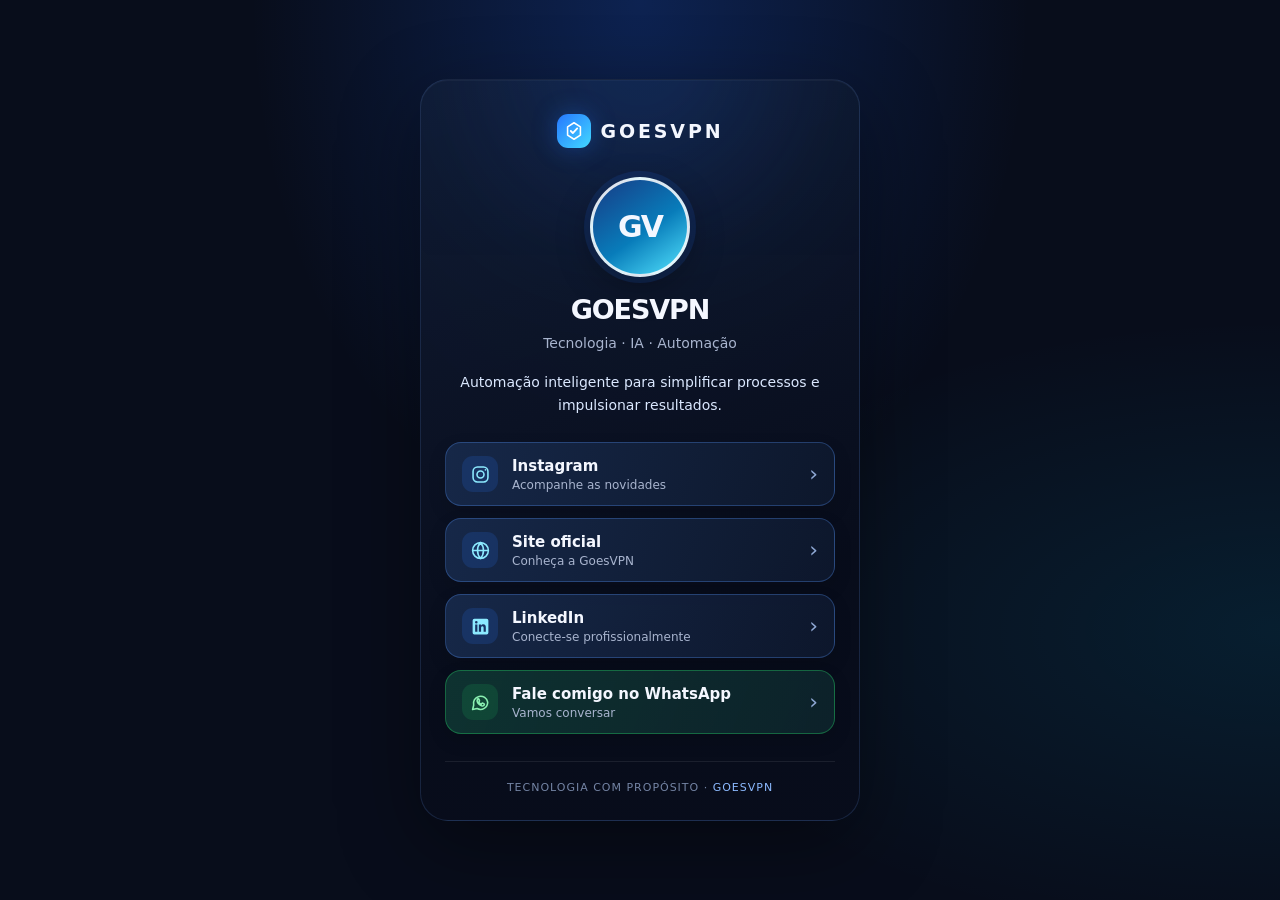
<file: bio.html>
<!DOCTYPE html>
<html lang="pt-BR">
<head>
  <meta charset="UTF-8">
  <meta name="viewport" content="width=device-width, initial-scale=1.0">
  <meta name="theme-color" content="#080d1b">
  <meta name="description" content="GoesVPN — automação inteligente, tecnologia e inteligência artificial.">
  <title>GoesVPN | Links oficiais</title>
  <style>
    :root {
      --bg: #080d1b;
      --panel: rgba(16, 25, 47, .82);
      --blue: #2677ff;
      --cyan: #42d9ff;
      --text: #f4f7ff;
      --muted: #a8b4ce;
      --border: rgba(87, 151, 255, .30);
    }
    * { box-sizing: border-box; }
    html { min-height: 100%; }
    body {
      margin: 0;
      min-height: 100vh;
      padding: 34px 18px;
      display: flex;
      align-items: center;
      justify-content: center;
      color: var(--text);
      font-family: Inter, ui-sans-serif, system-ui, -apple-system, BlinkMacSystemFont, "Segoe UI", sans-serif;
      background:
        radial-gradient(ellipse at 50% 0%, rgba(29, 103, 255, .24), transparent 43%),
        radial-gradient(ellipse at 100% 70%, rgba(0, 206, 255, .09), transparent 35%),
        var(--bg);
    }
    .page {
      width: 100%;
      max-width: 440px;
      position: relative;
      overflow: hidden;
      padding: 34px 24px 26px;
      border: 1px solid rgba(108, 160, 255, .16);
      border-radius: 28px;
      background: linear-gradient(160deg, rgba(17, 28, 52, .94), rgba(8, 13, 27, .96) 70%);
      box-shadow: 0 24px 80px rgba(0, 0, 0, .38), inset 0 1px rgba(255,255,255,.04);
    }
    .page::before {
      content: "";
      position: absolute;
      width: 220px;
      height: 220px;
      top: -130px;
      left: calc(50% - 110px);
      border-radius: 50%;
      background: var(--blue);
      filter: blur(95px);
      opacity: .3;
      pointer-events: none;
    }
    .brand {
      position: relative;
      display: flex;
      justify-content: center;
      align-items: center;
      gap: 10px;
      margin-bottom: 29px;
      font-size: 19px;
      font-weight: 800;
      letter-spacing: .15em;
    }
    .brand-mark {
      width: 34px; height: 34px;
      display: grid; place-items: center;
      border-radius: 11px;
      color: white;
      background: linear-gradient(135deg, var(--blue), var(--cyan));
      box-shadow: 0 0 24px rgba(38,119,255,.35);
    }
    .brand-mark svg { width: 22px; height: 22px; }
    .profile { text-align: center; position: relative; }
    .avatar {
      width: 100px; height: 100px;
      display: grid; place-items: center;
      margin: 0 auto 17px;
      border-radius: 50%;
      font-size: 30px;
      font-weight: 800;
      letter-spacing: -.06em;
      background: linear-gradient(145deg, #173b85, #087cba 55%, #54e5ff);
      border: 3px solid rgba(255,255,255,.85);
      box-shadow: 0 0 0 6px rgba(38,119,255,.12), 0 10px 35px rgba(0,0,0,.3);
    }
    h1 { margin: 0; font-size: 27px; line-height: 1.2; letter-spacing: -.04em; }
    .role { margin: 9px 0 0; color: var(--muted); font-size: 14px; }
    .tagline {
      margin: 20px 0 26px;
      color: #dbe8ff;
      font-size: 14px;
      line-height: 1.6;
    }
    .links { display: grid; gap: 12px; position: relative; }
    .link {
      display: flex;
      align-items: center;
      gap: 14px;
      min-height: 62px;
      padding: 13px 16px;
      color: var(--text);
      text-decoration: none;
      border: 1px solid var(--border);
      border-radius: 16px;
      background: linear-gradient(110deg, rgba(24, 42, 76, .92), rgba(14, 24, 45, .92));
      box-shadow: 0 7px 18px rgba(0,0,0,.13);
      transition: transform .18s ease, border-color .18s ease, background .18s ease;
    }
    .link:hover, .link:focus-visible {
      transform: translateY(-2px);
      border-color: rgba(66,217,255,.8);
      background: linear-gradient(110deg, rgba(30, 61, 112, .96), rgba(15, 35, 62, .96));
      outline: none;
    }
    .icon {
      flex: 0 0 36px;
      width: 36px; height: 36px;
      display: grid; place-items: center;
      border-radius: 11px;
      color: #8ceaff;
      background: rgba(38,119,255,.16);
    }
    .icon svg { width: 21px; height: 21px; }
    .link-copy { flex: 1; min-width: 0; }
    .link-title { display: block; font-size: 15px; font-weight: 700; }
    .link-sub { display: block; margin-top: 3px; color: var(--muted); font-size: 12px; }
    .arrow { color: #8fa8d4; font-size: 22px; line-height: 1; }
    .whatsapp {
      border-color: rgba(37, 211, 102, .38);
      background: linear-gradient(110deg, rgba(17, 65, 57, .72), rgba(13, 35, 43, .95));
    }
    .whatsapp .icon { color: #8af0b1; background: rgba(37,211,102,.13); }
    .whatsapp:hover, .whatsapp:focus-visible { border-color: rgba(37,211,102,.85); }
    footer {
      position: relative;
      margin-top: 27px;
      padding-top: 19px;
      border-top: 1px solid rgba(255,255,255,.08);
      text-align: center;
      color: #7484a4;
      font-size: 11px;
      letter-spacing: .09em;
    }
    footer span { color: #8cbaff; }
    @media (max-width: 380px) {
      body { padding: 16px 10px; }
      .page { padding: 27px 17px 22px; border-radius: 23px; }
      h1 { font-size: 24px; }
    }
    @media (prefers-reduced-motion: reduce) {
      *, *::before, *::after { transition: none !important; }
    }
  </style>
</head>
<body>
  <main class="page">
    <div class="brand" aria-label="GoesVPN">
      <span class="brand-mark" aria-hidden="true">
        <svg viewBox="0 0 24 24" fill="none">
          <path d="M5 7.5 12 3l7 4.5v9L12 21l-7-4.5v-9Z" stroke="currentColor" stroke-width="1.7" stroke-linejoin="round"/>
          <path d="m8.5 12 2.2 2.2 4.8-5" stroke="currentColor" stroke-width="2" stroke-linecap="round" stroke-linejoin="round"/>
        </svg>
      </span>
      <span>GOESVPN</span>
    </div>

    <section class="profile" aria-label="Perfil">
      <div class="avatar" aria-label="Iniciais GG">GV</div>
      <h1>GOESVPN</h1>
      <p class="role">Tecnologia · IA · Automação</p>
      <p class="tagline">Automação inteligente para simplificar processos e impulsionar resultados.</p>
    </section>

    <nav class="links" aria-label="Links principais">
      <!-- Substitua o href="#" de cada botão pelo endereço correspondente. -->
      <a class="link" href="https://www.instagram.com/goesvpn" target="_blank" rel="noopener noreferrer">
        <span class="icon" aria-hidden="true">
          <svg viewBox="0 0 24 24" fill="none" stroke="currentColor" stroke-width="1.8">
            <rect x="3.5" y="3.5" width="17" height="17" rx="5"/>
            <circle cx="12" cy="12" r="4"/>
            <circle cx="17.7" cy="6.7" r="1" fill="currentColor" stroke="none"/>
          </svg>
        </span>
        <span class="link-copy"><span class="link-title">Instagram</span><span class="link-sub">Acompanhe as novidades</span></span>
        <span class="arrow" aria-hidden="true">›</span>
      </a>

      <a class="link" href="https://goesvpn.com.br?utm_source=instagram&utm_id=bio" target="_blank" rel="noopener noreferrer">
        <span class="icon" aria-hidden="true">
          <svg viewBox="0 0 24 24" fill="none" stroke="currentColor" stroke-width="1.8" stroke-linecap="round" stroke-linejoin="round">
            <circle cx="12" cy="12" r="9"/>
            <path d="M3.5 12h17M12 3c2.3 2.5 3.4 5.5 3.4 9S14.3 18.5 12 21c-2.3-2.5-3.4-5.5-3.4-9S9.7 5.5 12 3Z"/>
          </svg>
        </span>
        <span class="link-copy"><span class="link-title">Site oficial</span><span class="link-sub">Conheça a GoesVPN</span></span>
        <span class="arrow" aria-hidden="true">›</span>
      </a>

      <a class="link" href="https://linkedin.com/in/gianigoes/" target="_blank" rel="noopener noreferrer">
        <span class="icon" aria-hidden="true">
          <svg viewBox="0 0 24 24" fill="currentColor">
            <path d="M19 3H5a2 2 0 0 0-2 2v14a2 2 0 0 0 2 2h14a2 2 0 0 0 2-2V5a2 2 0 0 0-2-2ZM8.46 18H5.9V9.75h2.56ZM7.18 8.62a1.48 1.48 0 1 1 .02-2.96 1.48 1.48 0 0 1-.02 2.96ZM18.1 18h-2.55v-4.02c0-.96-.02-2.2-1.34-2.2-1.34 0-1.55 1.04-1.55 2.13V18h-2.55V9.75h2.45v1.13h.04a2.68 2.68 0 0 1 2.41-1.33c2.58 0 3.06 1.7 3.06 3.9Z"/>
          </svg>
        </span>
        <span class="link-copy"><span class="link-title">LinkedIn</span><span class="link-sub">Conecte-se profissionalmente</span></span>
        <span class="arrow" aria-hidden="true">›</span>
      </a>

      <a class="link whatsapp" href="https://wa.me/555182285747?text=Ol%C3%A1,%20te%20encontrei%20no%20instagram,%20podemos%20conversar?" target="_blank" rel="noopener noreferrer">
        <span class="icon" aria-hidden="true">
          <svg viewBox="0 0 24 24" fill="none" stroke="currentColor" stroke-width="1.8" stroke-linecap="round" stroke-linejoin="round">
            <path d="M20.2 11.7a8.2 8.2 0 0 1-12.1 7.2L3 20l1.2-4.8a8.2 8.2 0 1 1 16-3.5Z"/>
            <path d="M8.5 8.1c.2-.4.4-.4.7-.4h.4c.2 0 .4.1.5.5l.7 1.6c.1.3.1.5-.1.7l-.5.6c-.2.2-.2.4 0 .7.5.8 1.2 1.5 2.1 2 .3.2.5.2.7-.1l.7-.8c.2-.2.4-.3.7-.2l1.6.8c.3.2.4.3.4.5 0 .3-.2 1.1-.7 1.5-.5.5-1.2.7-1.9.5-1-.2-2.2-.8-3.5-2-1.1-1-1.9-2.3-2.1-3.2-.2-.9.1-1.7.4-2.2Z"/>
          </svg>
        </span>
        <span class="link-copy"><span class="link-title">Fale comigo no WhatsApp</span><span class="link-sub">Vamos conversar</span></span>
        <span class="arrow" aria-hidden="true">›</span>
      </a>
    </nav>

    <footer>TECNOLOGIA COM PROPÓSITO · <span>GOESVPN</span></footer>
  </main>
</body>
</html>
</file>
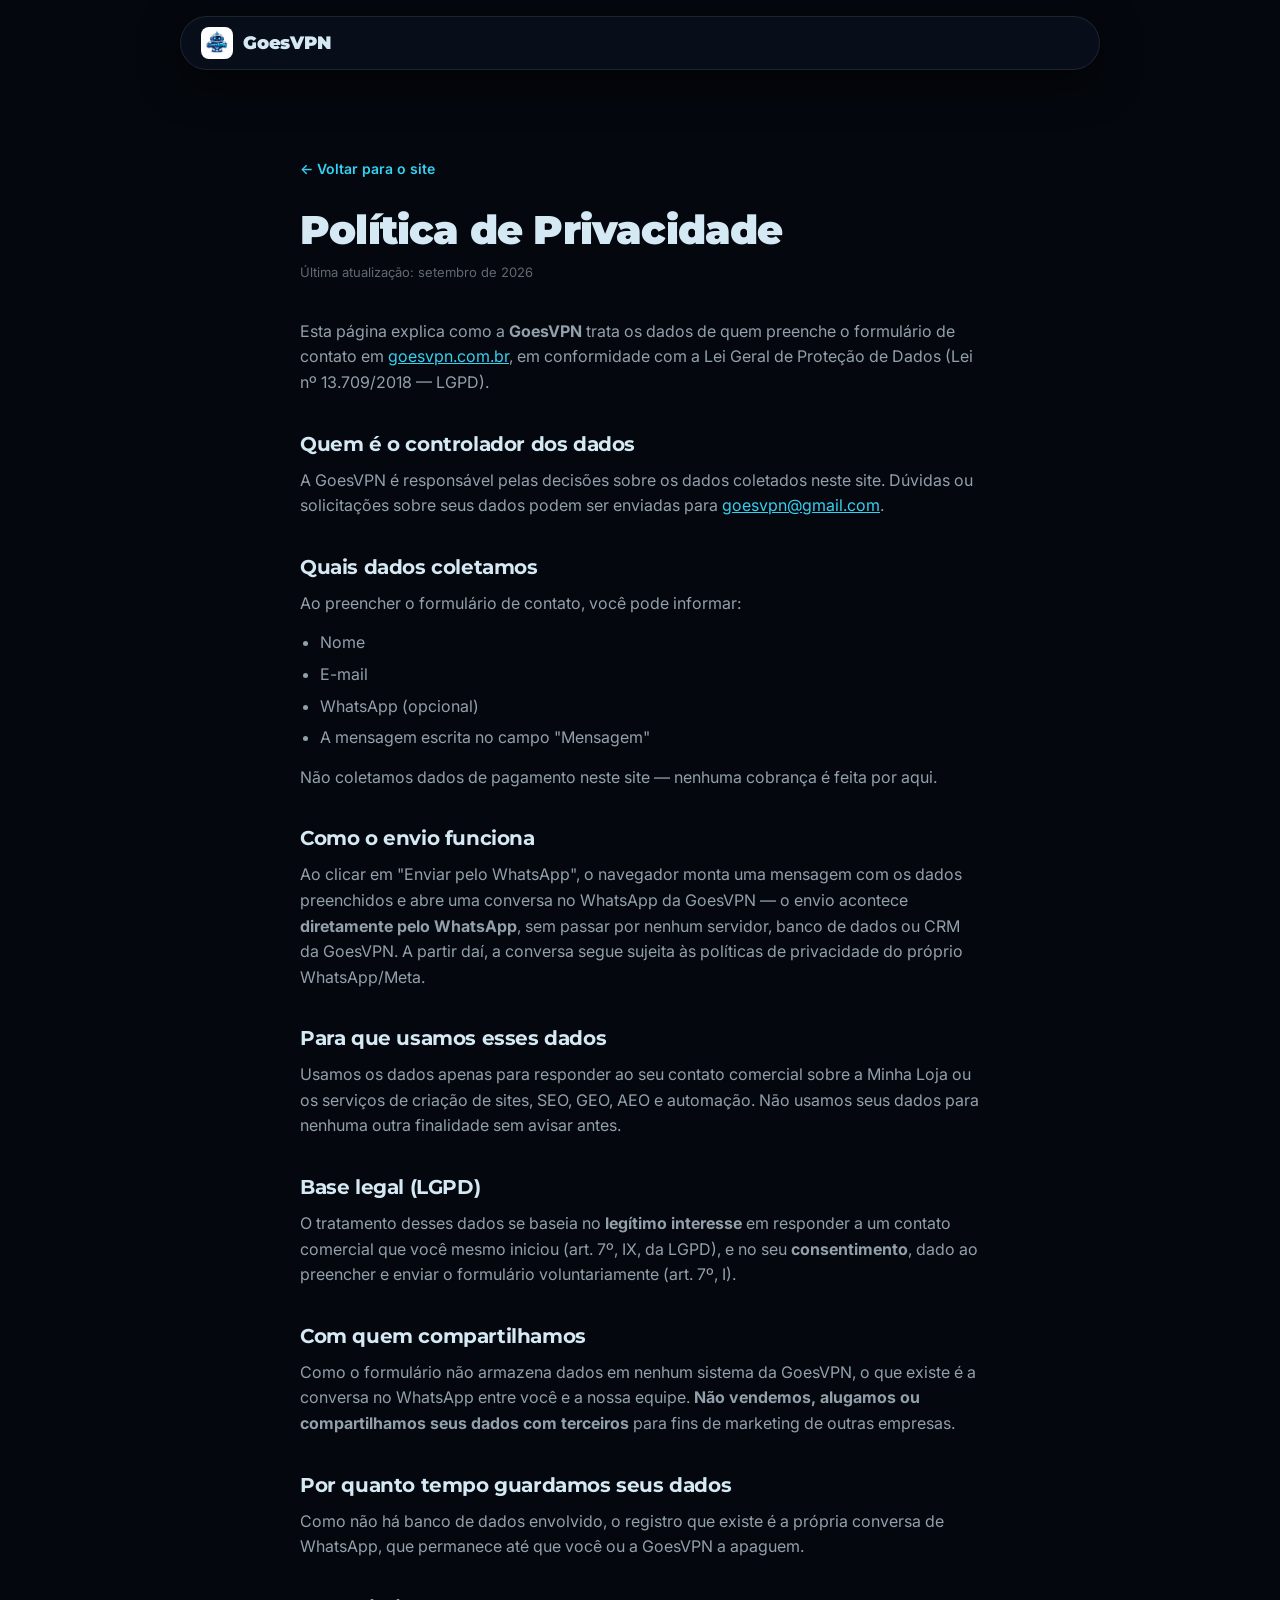
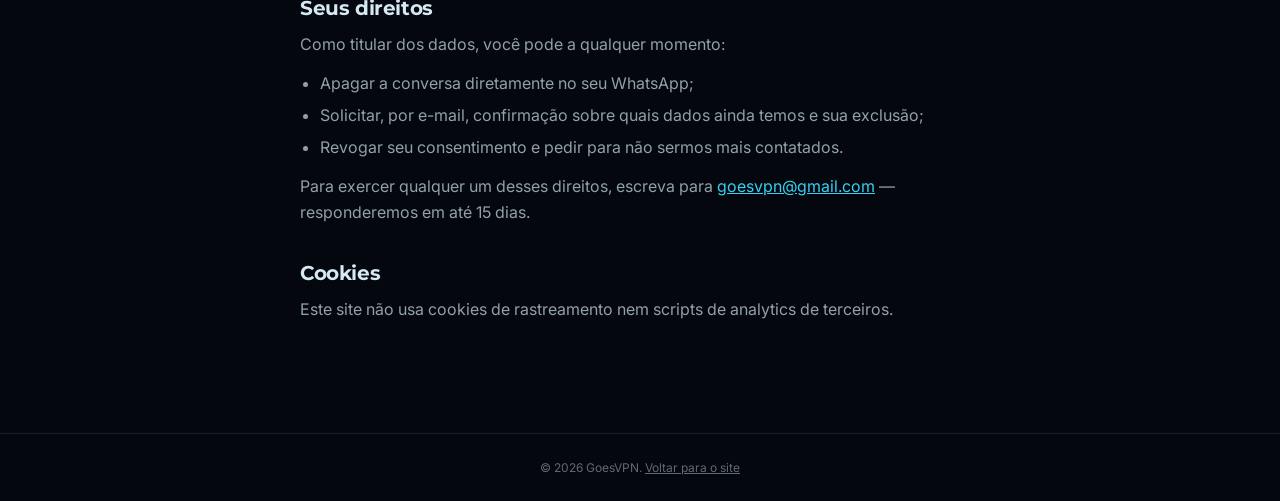
<file: privacidade.html>
<!DOCTYPE html>
<html lang="pt-BR">
<head>
<meta charset="utf-8">
<meta name="viewport" content="width=device-width, initial-scale=1">
<title>Política de Privacidade — GoesVPN</title>
<meta name="description" content="Como a GoesVPN trata os dados enviados pelo formulário de contato do site.">
<meta name="robots" content="noindex, follow">
<link rel="canonical" href="https://goesvpn.com.br/privacidade.html">
<link rel="icon" type="image/svg+xml" href="assets/favicon.svg">
<link rel="stylesheet" href="_ds/goesvpn-design-system-bde8bfa8-c190-4b18-a23f-504c25bcca17/tokens/fonts.css">
<link rel="stylesheet" href="_ds/goesvpn-design-system-bde8bfa8-c190-4b18-a23f-504c25bcca17/tokens/colors.css">
<link rel="stylesheet" href="_ds/goesvpn-design-system-bde8bfa8-c190-4b18-a23f-504c25bcca17/tokens/typography.css">
<link rel="stylesheet" href="_ds/goesvpn-design-system-bde8bfa8-c190-4b18-a23f-504c25bcca17/tokens/spacing.css">
<link rel="stylesheet" href="_ds/goesvpn-design-system-bde8bfa8-c190-4b18-a23f-504c25bcca17/tokens/effects.css">
<link rel="stylesheet" href="_ds/goesvpn-design-system-bde8bfa8-c190-4b18-a23f-504c25bcca17/base.css">
<style>
  body{background:var(--black-deep);margin:0;font-family:var(--font-body)}
  * { box-sizing: border-box; }
  a { color: var(--accent); }
  .legal-wrap{max-width:720px;margin:0 auto;padding:clamp(48px,8vw,88px) 20px 96px}
  .legal-back{display:inline-flex;align-items:center;gap:6px;font-size:14px;font-weight:600;color:var(--accent);text-decoration:none;margin-bottom:28px}
  h1{font-family:var(--font-display);font-weight:var(--fw-black);font-size:clamp(28px,4vw,40px);color:var(--text-primary);margin:0 0 8px;letter-spacing:var(--tracking-tight)}
  .legal-updated{font-size:13px;color:var(--text-muted);margin-bottom:36px}
  h2{font-family:var(--font-display);font-weight:var(--fw-bold);font-size:20px;color:var(--text-primary);margin:36px 0 12px}
  p{color:var(--text-secondary);line-height:var(--lh-body);margin:0 0 14px}
  ul{color:var(--text-secondary);line-height:var(--lh-body);margin:0 0 14px 20px;padding:0}
  li{margin-bottom:6px}
  code{background:var(--surface-card);border:1px solid var(--border-subtle);border-radius:4px;padding:1px 5px;font-size:13px}
</style>
</head>
<body>
  <header style="position:sticky;top:16px;z-index:30;width:calc(100% - 32px);max-width:920px;margin:16px auto 0;background:rgba(10,17,30,.78);backdrop-filter:blur(14px);border:1px solid var(--border-subtle);border-radius:var(--radius-pill);box-shadow:var(--shadow-elevated)">
    <div style="display:flex;align-items:center;gap:10px;padding:10px 20px">
      <a href="index.html" style="display:flex;align-items:center;gap:10px;text-decoration:none">
        <img src="assets/logo-white-bg.png" alt="GoesVPN" style="height:32px;background:#fff;border-radius:8px;padding:2px">
        <span style="font-family:var(--font-display);font-weight:var(--fw-black);color:var(--text-primary);font-size:18px;letter-spacing:-.01em">GoesVPN</span>
      </a>
    </div>
  </header>

  <main class="legal-wrap">
    <a href="index.html" class="legal-back">← Voltar para o site</a>
    <h1>Política de Privacidade</h1>
    <p class="legal-updated">Última atualização: setembro de 2026</p>

    <p>
      Esta página explica como a <strong>GoesVPN</strong> trata os dados de quem preenche o
      formulário de contato em <a href="https://goesvpn.com.br/">goesvpn.com.br</a>, em
      conformidade com a Lei Geral de Proteção de Dados (Lei nº 13.709/2018 — LGPD).
    </p>

    <h2>Quem é o controlador dos dados</h2>
    <p>
      A GoesVPN é responsável pelas decisões sobre os dados coletados neste site. Dúvidas ou
      solicitações sobre seus dados podem ser enviadas para
      <a href="mailto:goesvpn@gmail.com">goesvpn@gmail.com</a>.
    </p>

    <h2>Quais dados coletamos</h2>
    <p>Ao preencher o formulário de contato, você pode informar:</p>
    <ul>
      <li>Nome</li>
      <li>E-mail</li>
      <li>WhatsApp (opcional)</li>
      <li>A mensagem escrita no campo "Mensagem"</li>
    </ul>
    <p>Não coletamos dados de pagamento neste site — nenhuma cobrança é feita por aqui.</p>

    <h2>Como o envio funciona</h2>
    <p>
      Ao clicar em "Enviar pelo WhatsApp", o navegador monta uma mensagem com os dados
      preenchidos e abre uma conversa no WhatsApp da GoesVPN — o envio acontece
      <strong>diretamente pelo WhatsApp</strong>, sem passar por nenhum servidor, banco de dados
      ou CRM da GoesVPN. A partir daí, a conversa segue sujeita às políticas de privacidade do
      próprio WhatsApp/Meta.
    </p>

    <h2>Para que usamos esses dados</h2>
    <p>
      Usamos os dados apenas para responder ao seu contato comercial sobre a Minha Loja ou os
      serviços de criação de sites, SEO, GEO, AEO e automação. Não usamos seus dados para
      nenhuma outra finalidade sem avisar antes.
    </p>

    <h2>Base legal (LGPD)</h2>
    <p>
      O tratamento desses dados se baseia no <strong>legítimo interesse</strong> em responder a
      um contato comercial que você mesmo iniciou (art. 7º, IX, da LGPD), e no seu
      <strong>consentimento</strong>, dado ao preencher e enviar o formulário voluntariamente
      (art. 7º, I).
    </p>

    <h2>Com quem compartilhamos</h2>
    <p>
      Como o formulário não armazena dados em nenhum sistema da GoesVPN, o que existe é a
      conversa no WhatsApp entre você e a nossa equipe. <strong>Não vendemos, alugamos ou
      compartilhamos seus dados com terceiros</strong> para fins de marketing de outras empresas.
    </p>

    <h2>Por quanto tempo guardamos seus dados</h2>
    <p>
      Como não há banco de dados envolvido, o registro que existe é a própria conversa de
      WhatsApp, que permanece até que você ou a GoesVPN a apaguem.
    </p>

    <h2>Seus direitos</h2>
    <p>Como titular dos dados, você pode a qualquer momento:</p>
    <ul>
      <li>Apagar a conversa diretamente no seu WhatsApp;</li>
      <li>Solicitar, por e-mail, confirmação sobre quais dados ainda temos e sua exclusão;</li>
      <li>Revogar seu consentimento e pedir para não sermos mais contatados.</li>
    </ul>
    <p>
      Para exercer qualquer um desses direitos, escreva para
      <a href="mailto:goesvpn@gmail.com">goesvpn@gmail.com</a> — responderemos em até 15 dias.
    </p>

    <h2>Cookies</h2>
    <p>Este site não usa cookies de rastreamento nem scripts de analytics de terceiros.</p>
  </main>

  <footer style="border-top:1px solid var(--border-subtle);padding:24px 20px;text-align:center">
    <p style="color:var(--text-muted);font-size:12px;margin:0">© 2026 GoesVPN. <a href="index.html" style="color:var(--text-muted)">Voltar para o site</a></p>
  </footer>
</body>
</html>
</file>
<file: _ds/goesvpn-design-system-bde8bfa8-c190-4b18-a23f-504c25bcca17/tokens/fonts.css>
@import url('https://fonts.googleapis.com/css2?family=Montserrat:wght@700;800;900&family=Poppins:wght@400;600;700&family=Inter:wght@400;500;600;700;900&display=swap');
</file>
<file: _ds/goesvpn-design-system-bde8bfa8-c190-4b18-a23f-504c25bcca17/tokens/colors.css>
:root{
--black-deep:#04070D;
--navy:#0E3267;
--steel-blue:#2F6494;
--cyan-neon:#35D1F2;
--ice-white:#D5E9F4;
--cyan-neon-14:rgba(53,209,242,.14);
--cyan-neon-16:rgba(53,209,242,.16);
--cyan-neon-35:rgba(53,209,242,.35);
--steel-blue-10:rgba(47,100,148,.1);
--steel-blue-20:rgba(47,100,148,.2);
--steel-blue-35:rgba(47,100,148,.35);
--surface-bg:var(--black-deep);
--surface-bg-alt:var(--navy);
--surface-card:#0A1526;
--surface-card-hover:#0F1E36;
--surface-elevated:#0C1B33;
--border-subtle:rgba(213,233,244,.1);
--border-default:rgba(213,233,244,.16);
--border-strong:var(--steel-blue);
--text-primary:var(--ice-white);
--text-secondary:rgba(213,233,244,.68);
--text-muted:rgba(213,233,244,.44);
--text-on-accent:var(--black-deep);
--text-light-bg:#1A1A1A;
--accent:var(--cyan-neon);
--accent-hover:#57DBF5;
--accent-active:#20B9DC;
--danger:#F25555;
--success:#35F2A6;
--warning:#F2C035;
}
</file>
<file: _ds/goesvpn-design-system-bde8bfa8-c190-4b18-a23f-504c25bcca17/tokens/typography.css>
:root{
--font-display:'Montserrat',sans-serif;
--font-heading:'Poppins',sans-serif;
--font-body:'Inter',sans-serif;
--fs-h1:56px;
--fs-h2:40px;
--fs-h3:28px;
--fs-h4:22px;
--fs-eyebrow:13px;
--fs-body-lg:18px;
--fs-body:16px;
--fs-body-sm:14px;
--fs-caption:12px;
--fw-black:900; /* @kind other */
--fw-bold:700; /* @kind other */
--fw-semibold:600; /* @kind other */
--fw-medium:500; /* @kind other */
--fw-regular:400; /* @kind other */
--lh-tight:1.1; /* @kind other */
--lh-heading:1.2; /* @kind other */
--lh-body:1.6; /* @kind other */
--tracking-tight:-0.02em; /* @kind other */
--tracking-eyebrow:0.12em; /* @kind other */
}
</file>
<file: _ds/goesvpn-design-system-bde8bfa8-c190-4b18-a23f-504c25bcca17/tokens/spacing.css>
:root{
--space-1:4px;
--space-2:8px;
--space-3:12px;
--space-4:16px;
--space-5:24px;
--space-6:32px;
--space-7:48px;
--space-8:64px;
--space-9:96px;
--space-10:128px;
--radius-sm:6px;
--radius-md:10px;
--radius-lg:16px;
--radius-pill:999px;
--container-max:1200px;
}
</file>
<file: _ds/goesvpn-design-system-bde8bfa8-c190-4b18-a23f-504c25bcca17/tokens/effects.css>
:root{
--shadow-card:0 4px 24px rgba(0,0,0,.4);
--shadow-elevated:0 12px 40px rgba(0,0,0,.55);
--glow-accent:0 0 32px var(--cyan-neon-35);
--glow-accent-soft:0 0 24px rgba(53,209,242,.2);
--ease-standard:cubic-bezier(.4,0,.2,1); /* @kind other */
--duration-fast:120ms; /* @kind other */
--duration-standard:200ms; /* @kind other */
}
</file>
<file: _ds/goesvpn-design-system-bde8bfa8-c190-4b18-a23f-504c25bcca17/base.css>
*{box-sizing:border-box}
body{background:var(--surface-bg);color:var(--text-primary);font-family:var(--font-body);margin:0}
h1,h2,h3,h4{font-family:var(--font-display);font-weight:var(--fw-black);letter-spacing:var(--tracking-tight);margin:0}
a{color:var(--accent)}
a:hover{color:var(--accent-hover)}
</file>
